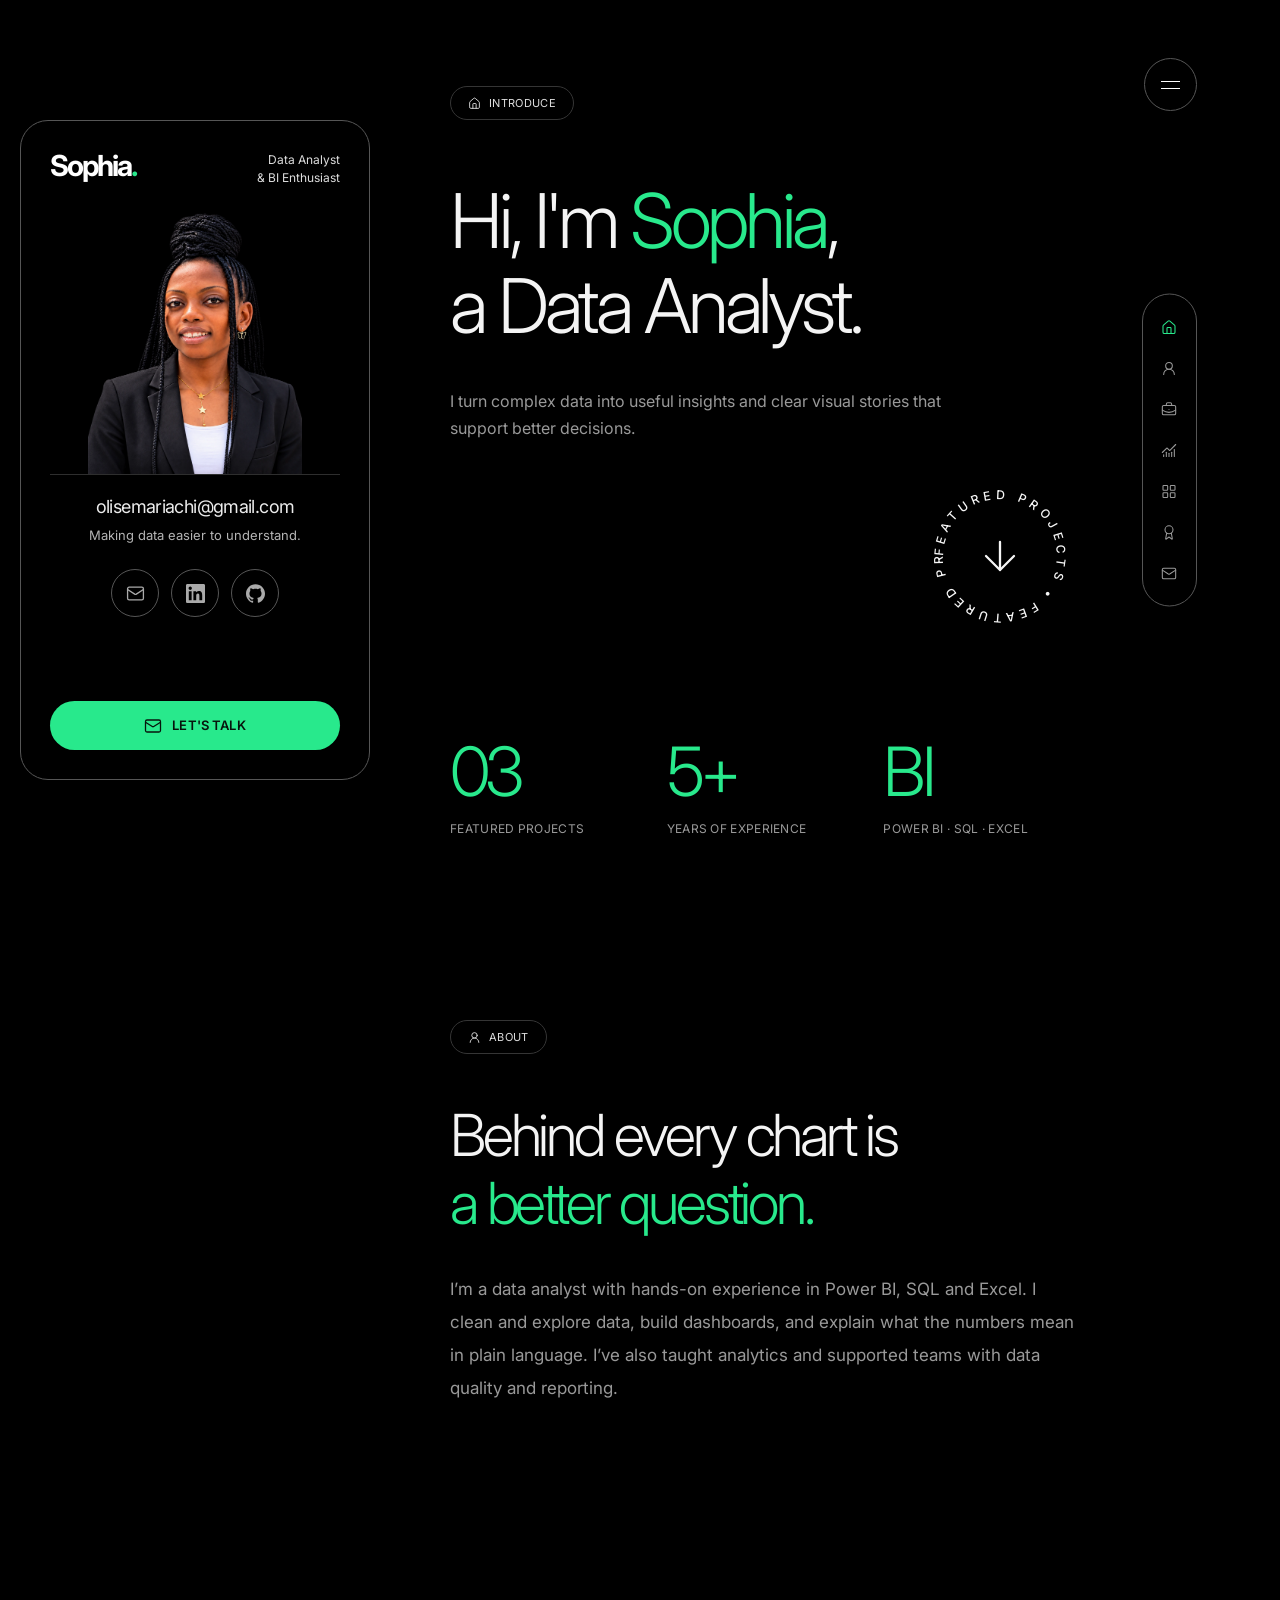
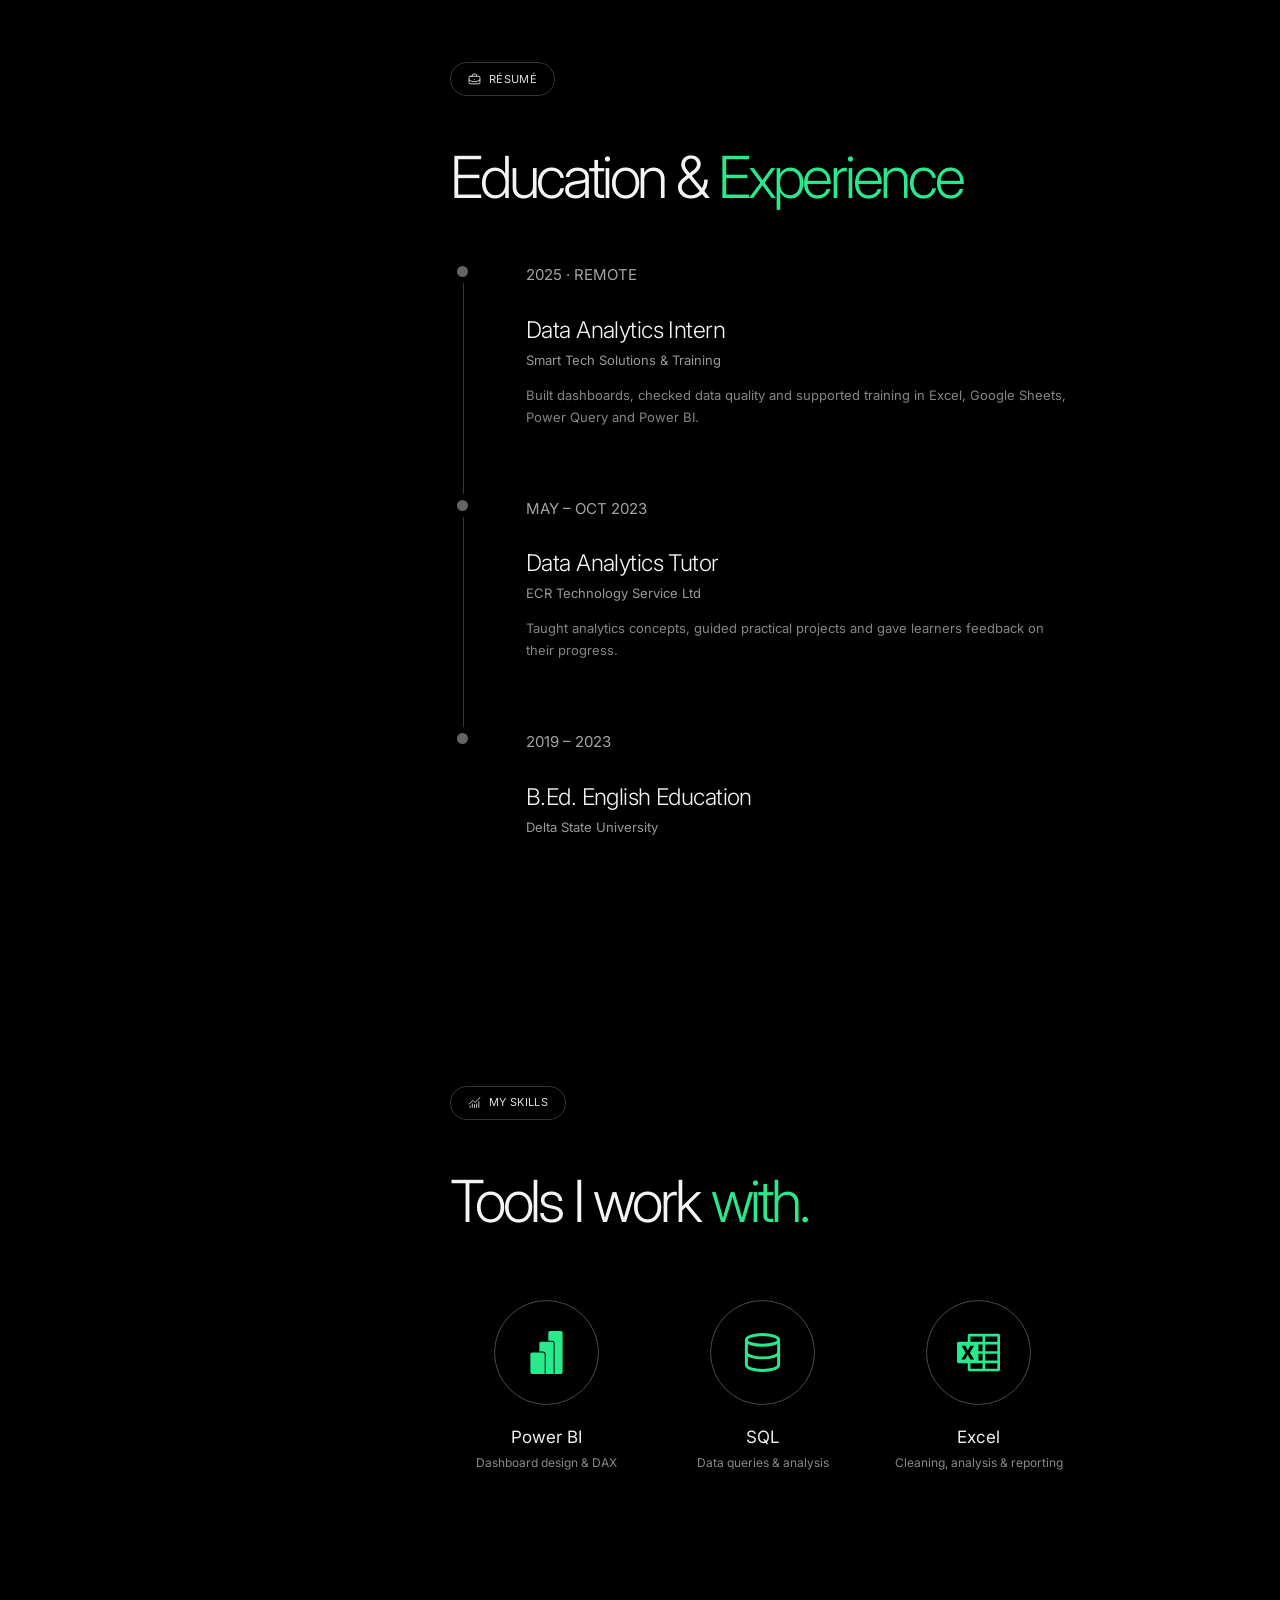
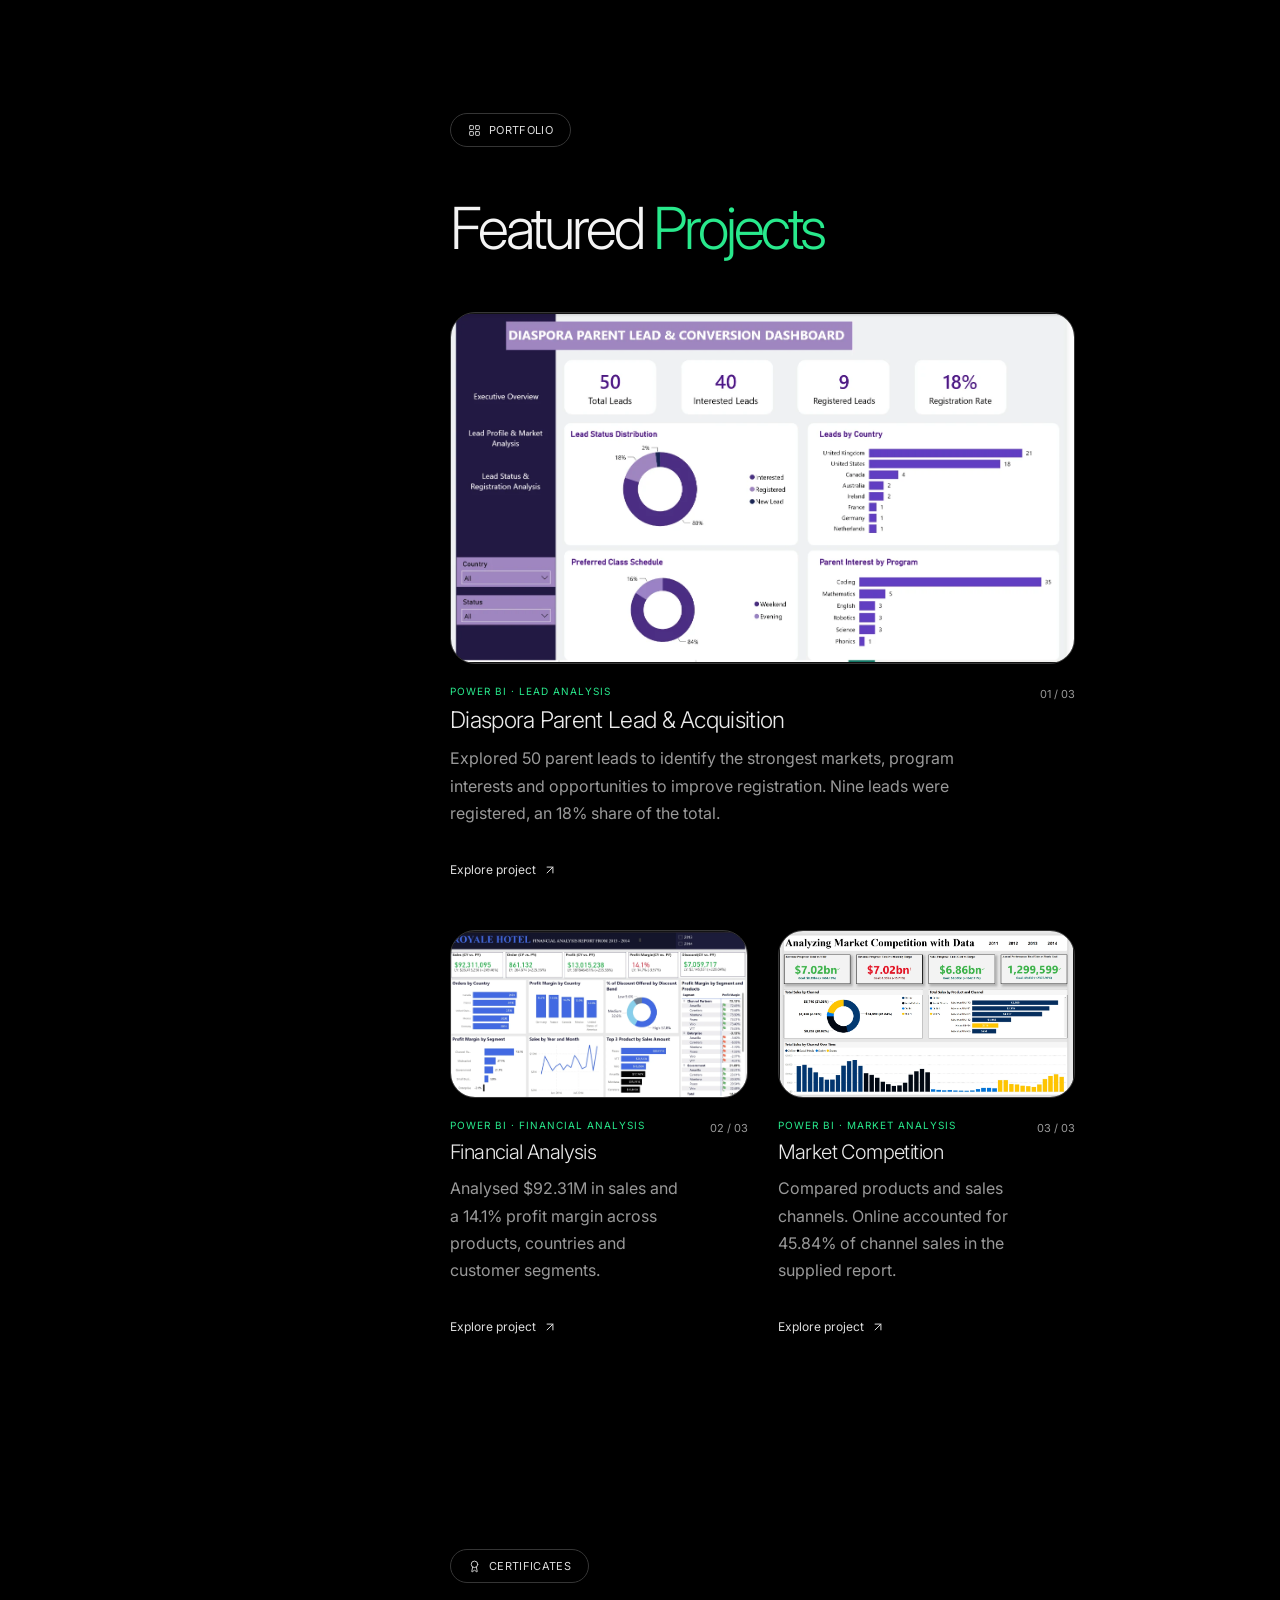
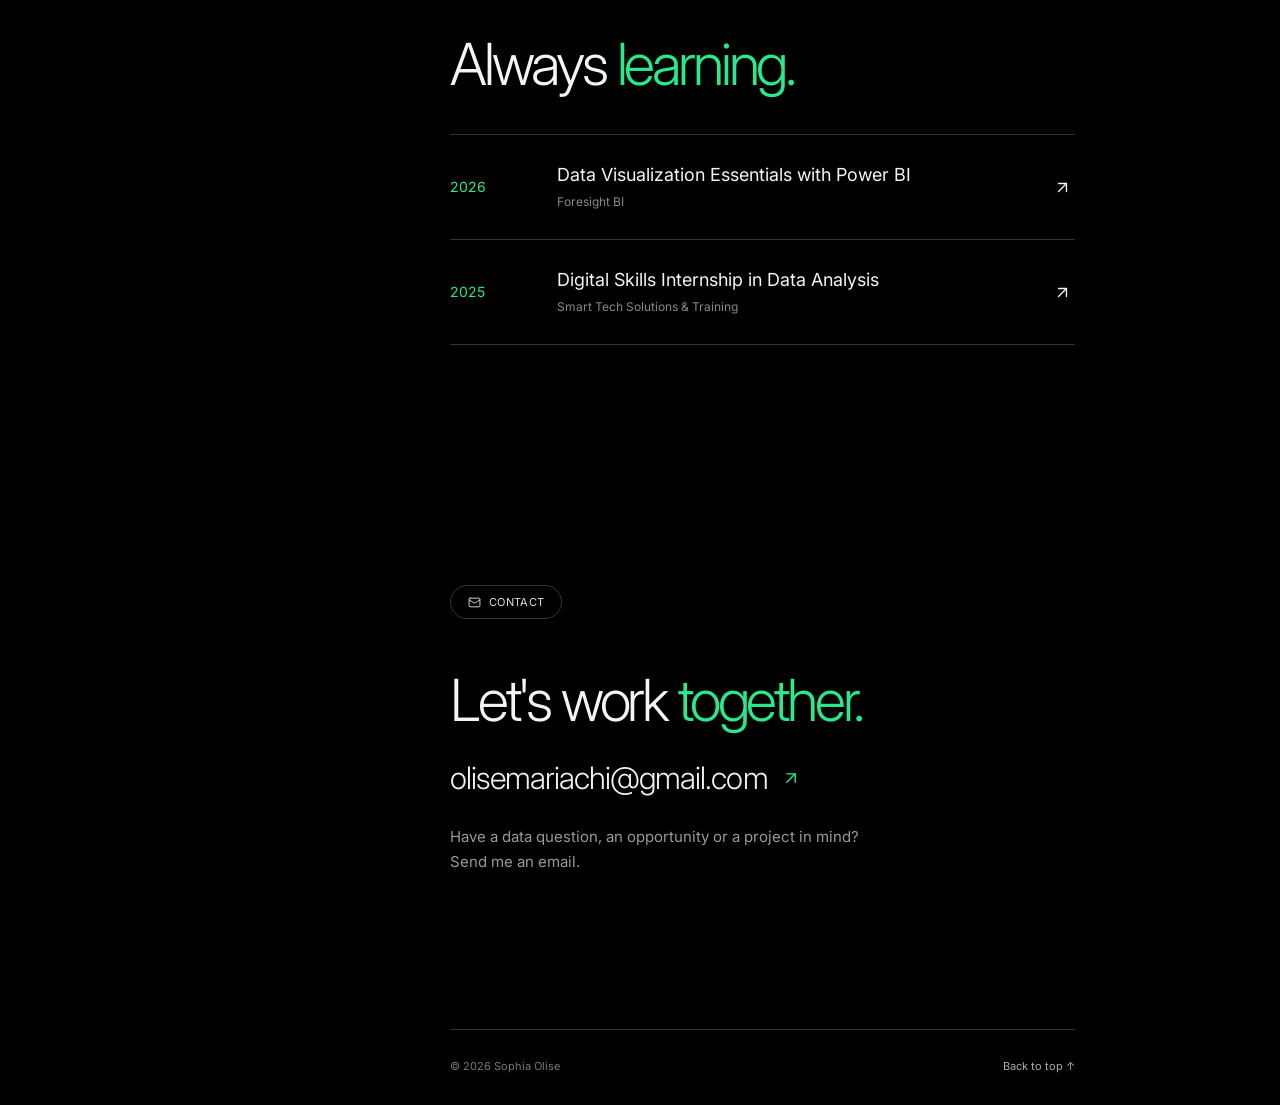
<file: index.html>
<!doctype html>
<html lang="en">
<head>
  <meta charset="utf-8">
  <meta name="viewport" content="width=device-width, initial-scale=1">
  <meta name="theme-color" content="#000000">
  <meta name="description" content="Sophia Olise is a data analyst working with Power BI, SQL and Excel to turn data into clear business insights.">
  <title>Sophia Olise — Data Analyst</title>
  <link rel="preconnect" href="https://fonts.googleapis.com">
  <link rel="preconnect" href="https://fonts.gstatic.com" crossorigin>
  <link href="https://fonts.googleapis.com/css2?family=Inter:wght@300;400;500;600;700&display=swap" rel="stylesheet">
  <link rel="stylesheet" href="styles.css">
</head>
<body>
  <!-- Small local icon set keeps the page independent of an icon CDN. -->
  <svg class="icon-sprite" aria-hidden="true" xmlns="http://www.w3.org/2000/svg">
<symbol id="icon-home" viewBox="0 0 24 24">
  <path d="M15 21v-8a1 1 0 0 0-1-1h-4a1 1 0 0 0-1 1v8" />
  <path d="M3 10a2 2 0 0 1 .709-1.528l7-6a2 2 0 0 1 2.582 0l7 6A2 2 0 0 1 21 10v9a2 2 0 0 1-2 2H5a2 2 0 0 1-2-2z" />
</symbol>
<symbol id="icon-user" viewBox="0 0 24 24">
  <circle cx="12" cy="8" r="5" />
  <path d="M20 21a8 8 0 0 0-16 0" />
</symbol>
<symbol id="icon-briefcase" viewBox="0 0 24 24">
  <path d="M12 12h.01" />
  <path d="M16 6V4a2 2 0 0 0-2-2h-4a2 2 0 0 0-2 2v2" />
  <path d="M22 13a18.15 18.15 0 0 1-20 0" />
  <rect width="20" height="14" x="2" y="6" rx="2" />
</symbol>
<symbol id="icon-skills" viewBox="0 0 24 24">
  <path d="M12 16v5" />
  <path d="M16 14.639V21" />
  <path d="M20 10.656V21" />
  <path d="m22 3-8.646 8.646a.5.5 0 0 1-.708 0L9.354 8.354a.5.5 0 0 0-.707 0L2 15" />
  <path d="M4 18.463V21" />
  <path d="M8 14.656V21" />
</symbol>
<symbol id="icon-grid" viewBox="0 0 24 24">
  <rect width="7" height="7" x="3" y="3" rx="1" />
  <rect width="7" height="7" x="14" y="3" rx="1" />
  <rect width="7" height="7" x="14" y="14" rx="1" />
  <rect width="7" height="7" x="3" y="14" rx="1" />
</symbol>
<symbol id="icon-award" viewBox="0 0 24 24">
  <path d="m15.477 12.89 1.515 8.526a.5.5 0 0 1-.81.47l-3.58-2.687a1 1 0 0 0-1.197 0l-3.586 2.686a.5.5 0 0 1-.81-.469l1.514-8.526" />
  <circle cx="12" cy="8" r="6" />
</symbol>
<symbol id="icon-mail" viewBox="0 0 24 24">
  <path d="m22 7-8.991 5.727a2 2 0 0 1-2.009 0L2 7" />
  <rect x="2" y="4" width="20" height="16" rx="2" />
</symbol>
<symbol id="icon-arrow" viewBox="0 0 24 24">
  <path d="M7 7h10v10" />
  <path d="M7 17 17 7" />
</symbol>
<symbol id="icon-down" viewBox="0 0 24 24">
  <path d="M12 5v14" />
  <path d="m19 12-7 7-7-7" />
</symbol>
<symbol id="icon-left" viewBox="0 0 24 24">
  <path d="m15 18-6-6 6-6" />
</symbol>
<symbol id="icon-right" viewBox="0 0 24 24">
  <path d="m9 18 6-6-6-6" />
</symbol>
<symbol id="icon-close" viewBox="0 0 24 24">
  <path d="M18 6 6 18" />
  <path d="m6 6 12 12" />
</symbol>
<symbol id="icon-minimize" viewBox="0 0 24 24">
  <path d="m14 10 7-7" />
  <path d="M20 10h-6V4" />
  <path d="m3 21 7-7" />
  <path d="M4 14h6v6" />
</symbol>
<symbol id="icon-chart" viewBox="0 0 24 24">
  <path d="M12 16v5" />
  <path d="M16 14.639V21" />
  <path d="M20 10.656V21" />
  <path d="m22 3-8.646 8.646a.5.5 0 0 1-.708 0L9.354 8.354a.5.5 0 0 0-.707 0L2 15" />
  <path d="M4 18.463V21" />
  <path d="M8 14.656V21" />
</symbol>
<symbol id="icon-insight" viewBox="0 0 24 24">
  <path d="M15 14c.2-1 .7-1.7 1.5-2.5 1-.9 1.5-2.2 1.5-3.5A6 6 0 0 0 6 8c0 1 .2 2.2 1.5 3.5.7.7 1.3 1.5 1.5 2.5" />
  <path d="M9 18h6" />
  <path d="M10 22h4" />
</symbol>
<symbol id="icon-file" viewBox="0 0 24 24">
  <path d="M6 22a2 2 0 0 1-2-2V4a2 2 0 0 1 2-2h8a2.4 2.4 0 0 1 1.704.706l3.588 3.588A2.4 2.4 0 0 1 20 8v12a2 2 0 0 1-2 2z" />
  <path d="M14 2v5a1 1 0 0 0 1 1h5" />
  <path d="M10 9H8" />
  <path d="M16 13H8" />
  <path d="M16 17H8" />
</symbol>
<symbol id="icon-check" viewBox="0 0 24 24">
  <circle cx="12" cy="12" r="10" />
  <path d="m16 9-5.5 5.5L8 12" />
</symbol>
<symbol id="icon-database" viewBox="0 0 24 24">
  <ellipse cx="12" cy="5" rx="9" ry="3" />
  <path d="M3 5V19A9 3 0 0 0 21 19V5" />
  <path d="M3 12A9 3 0 0 0 21 12" />
</symbol>
<symbol id="icon-powerbi" viewBox="0 0 24 24" fill="currentColor" stroke="none"><path d="M10 12a1 1 0 0 1 1 1v11H4a1 1 0 0 1-1-1V13a1 1 0 0 1 1-1h6Zm-2-.5V7a1 1 0 0 1 1-1h6a1 1 0 0 1 1 1v17h-4.5V13a1.5 1.5 0 0 0-1.5-1.5H8Zm5-6V1a1 1 0 0 1 1-1h6a1 1 0 0 1 1 1v22a1 1 0 0 1-1 1h-3.5V7A1.5 1.5 0 0 0 15 5.5h-2Z"/></symbol>
<symbol id="icon-excel" viewBox="0 0 24 24" fill="currentColor" stroke="none"><path d="M23 1.5q.41 0 .7.3.3.29.3.7v19q0 .41-.3.7-.29.3-.7.3H7q-.41 0-.7-.3-.3-.29-.3-.7V18H1q-.41 0-.7-.3-.3-.29-.3-.7V7q0-.41.3-.7Q.58 6 1 6h5V2.5q0-.41.3-.7.29-.3.7-.3zM6 13.28l1.42 2.66h2.14l-2.38-3.87 2.34-3.8H7.46l-1.3 2.4-.05.08-.04.09-.64-1.28-.66-1.29H2.59l2.27 3.82-2.48 3.85h2.16zM14.25 21v-3H7.5v3zm0-4.5v-3.75H12v3.75zm0-5.25V7.5H12v3.75zm0-5.25V3H7.5v3zm8.25 15v-3h-6.75v3zm0-4.5v-3.75h-6.75v3.75zm0-5.25V7.5h-6.75v3.75zm0-5.25V3h-6.75v3Z"/></symbol>
<symbol id="icon-linkedin" viewBox="0 0 24 24" fill="currentColor" stroke="none"><path d="M20.447 20.452h-3.554v-5.569c0-1.328-.027-3.037-1.852-3.037-1.853 0-2.136 1.445-2.136 2.939v5.667H9.351V9h3.414v1.561h.046c.477-.9 1.637-1.85 3.37-1.85 3.601 0 4.267 2.37 4.267 5.455v6.286zM5.337 7.433c-1.144 0-2.063-.926-2.063-2.065 0-1.138.92-2.063 2.063-2.063 1.14 0 2.064.925 2.064 2.063 0 1.139-.925 2.065-2.064 2.065zm1.782 13.019H3.555V9h3.564v11.452zM22.225 0H1.771C.792 0 0 .774 0 1.729v20.542C0 23.227.792 24 1.771 24h20.451C23.2 24 24 23.227 24 22.271V1.729C24 .774 23.2 0 22.222 0h.003z"/></symbol>
<symbol id="icon-github" viewBox="0 0 24 24" fill="currentColor" stroke="none"><path d="M12 .297c-6.63 0-12 5.373-12 12 0 5.303 3.438 9.8 8.205 11.385.6.113.82-.258.82-.577 0-.285-.01-1.04-.015-2.04-3.338.724-4.042-1.61-4.042-1.61C4.422 18.07 3.633 17.7 3.633 17.7c-1.087-.744.084-.729.084-.729 1.205.084 1.838 1.236 1.838 1.236 1.07 1.835 2.809 1.305 3.495.998.108-.776.417-1.305.76-1.605-2.665-.3-5.466-1.332-5.466-5.93 0-1.31.465-2.38 1.235-3.22-.135-.303-.54-1.523.105-3.176 0 0 1.005-.322 3.3 1.23.96-.267 1.98-.399 3-.405 1.02.006 2.04.138 3 .405 2.28-1.552 3.285-1.23 3.285-1.23.645 1.653.24 2.873.12 3.176.765.84 1.23 1.91 1.23 3.22 0 4.61-2.805 5.625-5.475 5.92.42.36.81 1.096.81 2.22 0 1.606-.015 2.896-.015 3.286 0 .315.21.69.825.57C20.565 22.092 24 17.592 24 12.297c0-6.627-5.373-12-12-12"/></symbol>
  </svg>

  <div class="page">
    <aside class="profile" aria-label="Sophia Olise profile">
      <div class="profile-top">
        <a href="#home" class="profile-logo" aria-label="Sophia Olise home">Sophia<span class="logo-dot">.</span></a>
        <p>Data Analyst<br>& BI Enthusiast</p>
      </div>
      <div class="profile-photo">
        <img src="assets/sophia-portrait-cutout.webp" alt="Sophia Olise" width="1128" height="1394">
      </div>
      <p class="profile-email"><a href="mailto:olisemariachi@gmail.com">olisemariachi@gmail.com</a></p>
      <p class="profile-line">Making data easier to understand.</p>
      <div class="socials" aria-label="Contact and social profiles">
        <a class="social-icon" href="mailto:olisemariachi@gmail.com" aria-label="Email Sophia" title="Email Sophia"><svg><use href="#icon-mail"/></svg></a>
        <span class="social-icon social-pending" title="LinkedIn URL to be added" aria-label="LinkedIn URL to be added"><svg><use href="#icon-linkedin"/></svg></span>
        <span class="social-icon social-pending" title="GitHub URL to be added" aria-label="GitHub URL to be added"><svg><use href="#icon-github"/></svg></span>
      </div>
      <a class="button profile-button" href="#contact"><svg><use href="#icon-mail"/></svg> LET'S TALK</a>
    </aside>

    <div class="mobile-header">
      <a href="#home" class="profile-logo">Sophia<span class="logo-dot">.</span></a>
    </div>

    <button class="menu-button" type="button" aria-label="Open menu" aria-controls="menu-panel" aria-expanded="false"><span></span><span></span></button>
    <nav class="icon-rail" aria-label="Section navigation">
      <a href="#home" aria-label="Home" class="rail-link active" data-label="Home"><svg><use href="#icon-home"/></svg></a>
      <a href="#about" aria-label="About" class="rail-link" data-label="About"><svg><use href="#icon-user"/></svg></a>
      <a href="#resume" aria-label="Experience and education" class="rail-link" data-label="Résumé"><svg><use href="#icon-briefcase"/></svg></a>
      <a href="#skills" aria-label="Skills" class="rail-link" data-label="Skills"><svg><use href="#icon-skills"/></svg></a>
      <a href="#projects" aria-label="Projects" class="rail-link" data-label="Projects"><svg><use href="#icon-grid"/></svg></a>
      <a href="#certificates" aria-label="Certificates" class="rail-link" data-label="Certificates"><svg><use href="#icon-award"/></svg></a>
      <a href="#contact" aria-label="Contact" class="rail-link" data-label="Contact"><svg><use href="#icon-mail"/></svg></a>
    </nav>
    <nav class="menu-panel" id="menu-panel" aria-label="Full menu" inert>
      <p>MENU</p>
      <a href="#home">Home</a>
      <a href="#about">About</a>
      <a href="#resume">Experience & education</a>
      <a href="#skills">Skills</a>
      <a href="#projects">Projects</a>
      <a href="#certificates">Certificates</a>
      <a href="#contact">Contact</a>
    </nav>

    <main>
      <section class="section intro" id="home">
        <span class="section-label"><svg><use href="#icon-home"/></svg> INTRODUCE</span>
        <h1>Hi, I'm <em>Sophia</em>,<br>a Data Analyst.</h1>
        <p class="intro-copy">I turn complex data into useful insights and clear visual stories that support better decisions.</p>
        <div class="mobile-portrait" aria-label="Sophia Olise portrait">
          <img src="assets/sophia-portrait-cutout.webp" alt="Sophia Olise" width="1128" height="1394">
        </div>
        <a class="round-project-link" href="#projects" aria-label="Explore featured projects">
          <svg class="round-words" viewBox="0 0 160 160" aria-hidden="true"><defs><path id="circle-text" d="M80 80m-61 0a61 61 0 1 1 122 0a61 61 0 1 1-122 0"/></defs><text><textPath href="#circle-text">FEATURED PROJECTS • FEATURED PROJECTS • </textPath></text></svg>
          <span aria-hidden="true"><svg class="icon"><use href="#icon-down"/></svg></span>
        </a>
        <div class="intro-facts">
          <div><strong id="project-total">03</strong><span>FEATURED PROJECTS</span></div>
          <div><strong id="experience-years">5+</strong><span>YEARS OF EXPERIENCE</span></div>
          <div><strong>BI</strong><span>POWER BI · SQL · EXCEL</span></div>
        </div>
      </section>

      <section class="section about" id="about">
        <span class="section-label"><svg><use href="#icon-user"/></svg> ABOUT</span>
        <div class="reveal">
          <h2>Behind every chart is<br><em>a better question.</em></h2>
          <p>I’m a data analyst with hands-on experience in Power BI, SQL and Excel. I clean and explore data, build dashboards, and explain what the numbers mean in plain language. I’ve also taught analytics and supported teams with data quality and reporting.</p>
        </div>
      </section>

      <section class="section resume" id="resume">
        <span class="section-label"><svg><use href="#icon-briefcase"/></svg> RÉSUMÉ</span>
        <h2 class="reveal">Education & <em>Experience</em></h2>
        <div class="timeline"><span class="timeline-fill" aria-hidden="true"></span>
          <article class="timeline-item reveal">
            <p class="timeline-date">2025 · REMOTE</p>
            <h3>Data Analytics Intern</h3>
            <p class="timeline-place">Smart Tech Solutions & Training</p>
            <p class="timeline-detail">Built dashboards, checked data quality and supported training in Excel, Google Sheets, Power Query and Power BI.</p>
          </article>
          <article class="timeline-item reveal">
            <p class="timeline-date">MAY – OCT 2023</p>
            <h3>Data Analytics Tutor</h3>
            <p class="timeline-place">ECR Technology Service Ltd</p>
            <p class="timeline-detail">Taught analytics concepts, guided practical projects and gave learners feedback on their progress.</p>
          </article>
          <article class="timeline-item reveal">
            <p class="timeline-date">2019 – 2023</p>
            <h3>B.Ed. English Education</h3>
            <p class="timeline-place">Delta State University</p>
          </article>
        </div>
      </section>

      <section class="section skills" id="skills">
        <span class="section-label"><svg><use href="#icon-skills"/></svg> MY SKILLS</span>
        <h2 class="reveal">Tools I work <em>with.</em></h2>
        <div class="skill-grid">
          <div class="skill-item reveal"><span class="skill-mark"><svg class="tool-icon tool-powerbi" aria-hidden="true"><use href="#icon-powerbi"/></svg></span><h3>Power BI</h3><p>Dashboard design & DAX</p></div>
          <div class="skill-item reveal"><span class="skill-mark"><svg class="tool-icon tool-database" aria-hidden="true"><use href="#icon-database"/></svg></span><h3>SQL</h3><p>Data queries & analysis</p></div>
          <div class="skill-item reveal"><span class="skill-mark"><svg class="tool-icon tool-excel" aria-hidden="true"><use href="#icon-excel"/></svg></span><h3>Excel</h3><p>Cleaning, analysis & reporting</p></div>
        </div>
      </section>

      <section class="section projects" id="projects">
        <span class="section-label"><svg><use href="#icon-grid"/></svg> PORTFOLIO</span>
        <h2 class="reveal">Featured <em>Projects</em></h2>
        <div class="projects-list">
          <article class="project reveal">
            <a class="project-image" href="#project/diaspora-parent-leads" data-project="diaspora-parent-leads" aria-label="View diaspora parent dashboard">
              <img src="assets/diaspora-dashboard.webp" alt="Diaspora parent leads and registration dashboard" loading="lazy">
              <span class="project-arrow" aria-hidden="true"><svg><use href="#icon-arrow"/></svg></span>
            </a>
            <div class="project-bottom"><div><p class="project-category">POWER BI · LEAD ANALYSIS</p><h3>Diaspora Parent Lead & Acquisition</h3><p>Explored 50 parent leads to identify the strongest markets, program interests and opportunities to improve registration. Nine leads were registered, an 18% share of the total.</p></div><span class="project-count">01 / 03</span></div>
          </article>

            <article class="project reveal">
              <a class="project-image" href="#project/financial-analysis" data-project="financial-analysis" aria-label="View financial analysis dashboard">
                <img src="assets/financial-analysis-dashboard.webp" alt="Sales, orders, profit and discounts dashboard" loading="lazy">
                <span class="project-arrow" aria-hidden="true"><svg><use href="#icon-arrow"/></svg></span>
              </a>
              <div class="project-bottom"><div><p class="project-category">POWER BI · FINANCIAL ANALYSIS</p><h3>Sales & Profitability</h3><p>Analysed $92.31M in sales and a 14.1% profit margin across products, countries and customer segments.</p></div><span class="project-count">02 / 03</span></div>
            </article>
            <article class="project reveal">
              <a class="project-image" href="#project/market-competition" data-project="market-competition" aria-label="View market competition dashboard">
                <img src="assets/market-competition-dashboard.webp" alt="Market competition by product, channel and time" loading="lazy">
                <span class="project-arrow" aria-hidden="true"><svg><use href="#icon-arrow"/></svg></span>
              </a>
              <div class="project-bottom"><div><p class="project-category">POWER BI · MARKET ANALYSIS</p><h3>Market Competition</h3><p>Compared products and sales channels. Online accounted for 45.84% of channel sales in the supplied report.</p></div><span class="project-count">03 / 03</span></div>
            </article>
        </div>
      </section>

      <section class="section certificates" id="certificates">
        <span class="section-label"><svg><use href="#icon-award"/></svg> CERTIFICATES</span>
        <h2 class="reveal">Always <em>learning.</em></h2>
        <div class="certificate-list">
          <a class="certificate reveal" href="assets/powerbi-certificate.webp" data-certificate="assets/powerbi-certificate.webp"><span class="certificate-year">2026</span><span><strong>Data Visualization Essentials with Power BI</strong><small>Foresight BI</small></span><svg><use href="#icon-arrow"/></svg></a>
          <a class="certificate reveal" href="assets/smart-tech-internship-certificate.webp" data-certificate="assets/smart-tech-internship-certificate.webp"><span class="certificate-year">2025</span><span><strong>Digital Skills Internship in Data Analysis</strong><small>Smart Tech Solutions & Training</small></span><svg><use href="#icon-arrow"/></svg></a>
        </div>
      </section>

      <section class="section contact" id="contact">
        <span class="section-label"><svg><use href="#icon-mail"/></svg> CONTACT</span>
        <h2 class="reveal">Let's work <em>together.</em></h2>
        <a class="contact-email" href="mailto:olisemariachi@gmail.com">olisemariachi@gmail.com <svg><use href="#icon-arrow"/></svg></a>
        <p>Have a data question, an opportunity or a project in mind? Send me an email.</p>
        <footer><span>© <span id="year"></span> Sophia Olise</span><a href="#home">Back to top ↑</a></footer>
      </section>
    </main>
  </div>
  <dialog class="project-viewer" id="project-viewer" aria-labelledby="viewer-title">
    <header class="viewer-header"><span>PROJECT / DETAILS</span><button type="button" class="icon-button viewer-close" aria-label="Close viewer"><svg class="icon"><use href="#icon-close"/></svg></button></header>
    <div class="viewer-content" id="viewer-content"></div>
  </dialog>
  <script src="content.js"></script>
  <script src="content-loader.js"></script>
  <script src="script.js"></script>
  <script src="project-viewer.js"></script>
</body>
</html>
</file>
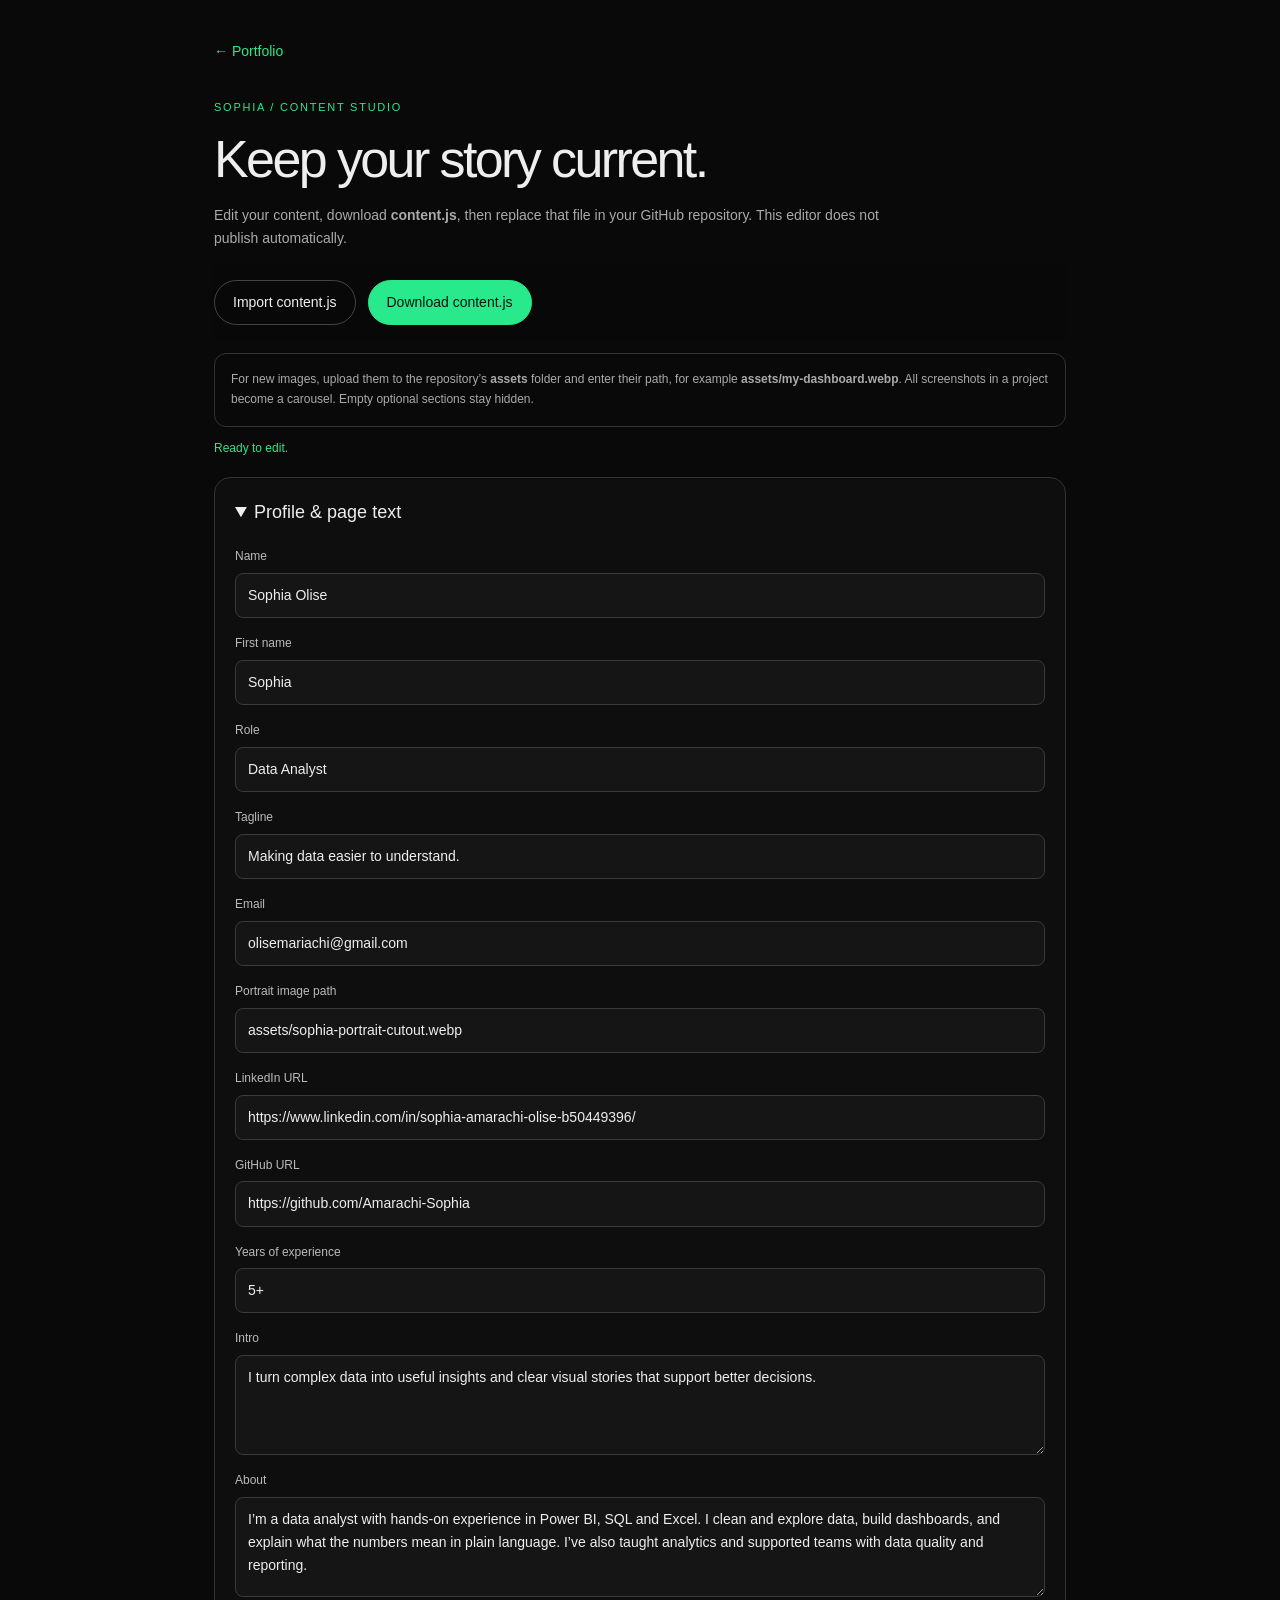
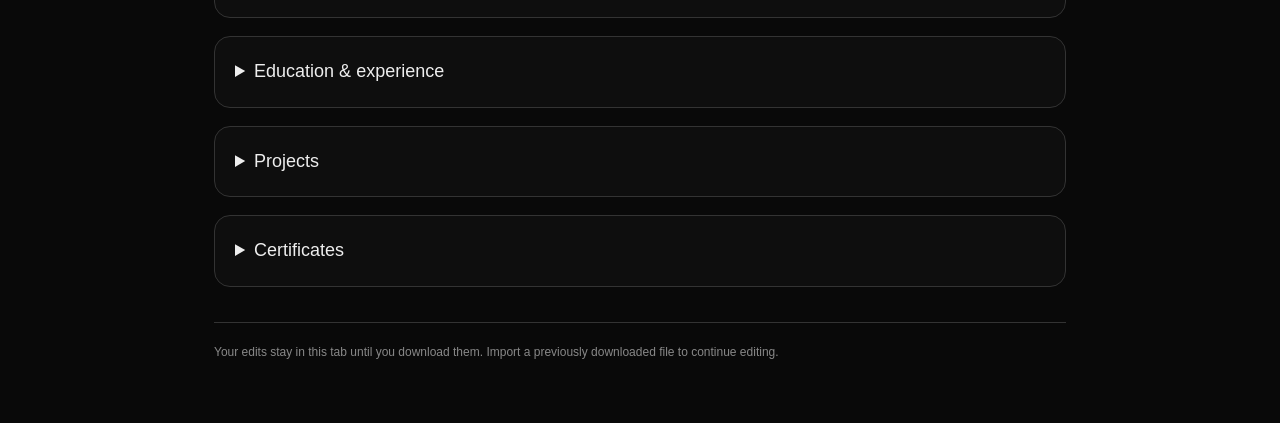
<file: editor/index.html>
<!doctype html>
<html lang="en"><head><meta charset="utf-8"><meta name="viewport" content="width=device-width, initial-scale=1"><meta name="robots" content="noindex"><title>Portfolio content editor</title><link rel="stylesheet" href="editor.css"></head>
<body><main><header><a href="../">← Portfolio</a><p class="eyebrow">SOPHIA / CONTENT STUDIO</p><h1>Keep your story current.</h1><p>Edit your content, download <strong>content.js</strong>, then replace that file in your GitHub repository. This editor does not publish automatically.</p></header>
<div class="toolbar"><label class="import">Import content.js<input id="import" type="file" accept=".js,.json,application/json,text/javascript"></label><button type="button" id="export">Download content.js</button></div>
<p class="notice">For new images, upload them to the repository’s <strong>assets</strong> folder and enter their path, for example <strong>assets/my-dashboard.webp</strong>. All screenshots in a project become a carousel. Empty optional sections stay hidden.</p>
<p id="status" role="status">Loading portfolio content…</p><form id="editor" novalidate></form>
<footer>Your edits stay in this tab until you download them. Import a previously downloaded file to continue editing.</footer></main><script src="../content.js"></script><script src="editor.js"></script></body></html>
</file>
<file: styles.css>
:root {
  --bg: #000;
  --text: #f4f4f4;
  --muted: #999;
  --quiet: #777;
  --border: #565656;
  --green: #28e98c;
  --font: "Inter", Arial, sans-serif;
}

* { box-sizing: border-box; }
html { scroll-behavior: smooth; }
body { margin: 0; background: var(--bg); color: var(--text); font: 400 16px/1.7 var(--font); -webkit-font-smoothing: antialiased; }
body.menu-open, body.viewer-open { overflow: hidden; }
html { scrollbar-gutter: stable; }
.icon { width: 20px; height: 20px; fill: none; stroke: currentColor; stroke-width: 1.7; stroke-linecap: round; stroke-linejoin: round; }
.sr-only { position: absolute; width: 1px; height: 1px; overflow: hidden; clip-path: inset(50%); }
[hidden] { display: none !important; }
a { color: inherit; text-decoration: none; }
button { font: inherit; }
img, svg { display: block; }
::selection { color: #000; background: var(--green); }
:focus-visible { outline: 2px solid var(--green); outline-offset: 4px; }
.icon-sprite { position: absolute; width: 0; height: 0; overflow: hidden; }
.page { max-width: 1510px; margin: auto; padding: 0 190px 0 20px; display: grid; grid-template-columns: 350px minmax(0, 1fr); column-gap: 80px; align-items: start; }
main { min-width: 0; }
.section { min-height: 530px; padding: 120px 0; scroll-margin-top: 15px; }
.section-label { display: inline-flex; align-items: center; gap: 8px; min-height: 34px; padding: 0 17px; border: 1px solid #353535; border-radius: 999px; color: #ddd; font-size: 11px; line-height: 1; letter-spacing: .03em; }
.section-label svg { width: 13px; height: 13px; fill: none; stroke: currentColor; stroke-width: 1.7; stroke-linecap: round; stroke-linejoin: round; }
h1, h2, h3, p { margin-top: 0; }
h1, h2 { font-weight: 300; letter-spacing: -.055em; }
h2 { margin: 48px 0 35px; font-size: clamp(44px, 4.8vw, 58px); line-height: 1.17; }
h1 em, h2 em { color: var(--green); font-style: normal; }
p { color: var(--muted); }

/* Profile stays in view on desktop, as in the reference. */
.profile { position: sticky; top: clamp(22px, calc((100vh - 660px) / 2), 138px); min-width: 0; height: 660px; padding: 28px 29px 29px; border: 1px solid var(--border); border-radius: 28px; display: flex; flex-direction: column; align-items: center; text-align: center; background: #000; }
.profile-top { width: 100%; display: flex; justify-content: space-between; align-items: start; text-align: left; }
.profile-logo { color: #fff; font-size: 29px; font-weight: 700; line-height: 1.15; letter-spacing: -.07em; }
.logo-dot { color: var(--green); }
.profile-top p { margin: 0; padding-top: 2px; color: #ddd; font-size: 12px; line-height: 1.5; text-align: right; }
.profile-photo { width: 100%; height: 265px; margin: 23px 0 12px; overflow: hidden; display: flex; justify-content: center; align-items: end; border-bottom: 1px solid #2e2e2e; }
.profile-photo img { width: auto; height: 100%; max-width: 100%; object-fit: contain; object-position: center bottom; }
.profile-email { max-width: 100%; margin: 7px 0 0; color: #ececec; font-size: 18px; line-height: 1.4; letter-spacing: -.035em; overflow-wrap: anywhere; }
.profile-email a:hover { color: var(--green); }
.profile-line { margin: 5px 0 23px; color: #b4b4b4; font-size: 13px; }
.socials { display: flex; justify-content: center; gap: 12px; margin-bottom: 25px; }
.social-icon { width: 48px; height: 48px; display: grid; place-items: center; border: 1px solid var(--border); border-radius: 50%; color: #aaa; transition: border-color .2s, color .2s, transform .2s; }
.social-icon svg { width: 19px; height: 19px; fill: none; stroke: currentColor; stroke-width: 1.65; stroke-linecap: round; stroke-linejoin: round; }
a.social-icon:hover { color: var(--green); border-color: var(--green); transform: translateY(-2px); }
.social-pending { cursor: default; }
.button { display: inline-flex; align-items: center; justify-content: center; gap: 10px; min-height: 49px; padding: 0 22px; background: var(--green); color: #07140c; border-radius: 999px; font-size: 13px; font-weight: 600; letter-spacing: .01em; transition: background .2s, transform .2s; }
.button:hover { background: #58f0a8; transform: translateY(-2px); }
.button svg { width: 18px; height: 18px; fill: none; stroke: currentColor; stroke-width: 1.7; }
.profile-button { width: 100%; margin-top: auto; }
.mobile-header { display: none; }

/* Navigation rail and readable full menu. */
.menu-button { position: fixed; z-index: 60; top: 58px; right: clamp(28px, 6.5vw, 100px); width: 53px; height: 53px; padding: 0; display: grid; place-content: center; gap: 6px; border: 1px solid var(--border); border-radius: 50%; background: #000; color: #fff; cursor: pointer; }
.menu-button span { width: 19px; height: 1px; background: currentColor; transition: transform .25s; }
.menu-button[aria-expanded="true"] span:first-child { transform: translateY(3.5px) rotate(45deg); }
.menu-button[aria-expanded="true"] span:last-child { transform: translateY(-3.5px) rotate(-45deg); }
.icon-rail { position: fixed; z-index: 30; top: 50%; right: clamp(27px, 6.5vw, 100px); width: 55px; padding: 18px 0; display: flex; flex-direction: column; gap: 12px; align-items: center; transform: translateY(-50%); border: 1px solid var(--border); border-radius: 99px; background: #000; }
.rail-link { position: relative; width: 34px; height: 29px; display: grid; place-items: center; color: #999; transition: color .2s; }
.rail-link:hover, .rail-link.active { color: var(--green); }
.rail-link svg { width: 16px; height: 16px; fill: none; stroke: currentColor; stroke-width: 1.6; stroke-linecap: round; stroke-linejoin: round; }
.rail-link::before { content: attr(data-label); position: absolute; top: 50%; right: 43px; padding: 5px 9px; border-radius: 5px; background: #353535; color: #eee; font-size: 10px; white-space: nowrap; opacity: 0; visibility: hidden; transform: translate(4px, -50%); transition: opacity .15s, transform .15s, visibility .15s; }
.rail-link:hover::before, .rail-link:focus-visible::before { opacity: 1; visibility: visible; transform: translate(0, -50%); }
.menu-panel { overflow-y: auto; overscroll-behavior: contain; position: fixed; z-index: 50; inset: 0; padding: max(14vh, 100px) max(9vw, 35px); display: flex; flex-direction: column; align-items: flex-end; gap: 9px; background: rgba(15,15,15,.98); opacity: 0; visibility: hidden; pointer-events: none; transition: opacity .28s, visibility .28s; }
.menu-panel.open { opacity: 1; visibility: visible; pointer-events: auto; }
.menu-panel p { margin: 0 0 20px; color: var(--muted); font-size: 11px; letter-spacing: .15em; }
.menu-panel a { color: #e8e8e8; font-size: clamp(22px, 3vw, 34px); font-weight: 300; line-height: 1.45; transition: color .2s; }
.menu-panel a:hover, .menu-panel a:focus-visible { color: var(--green); }

/* Introduction. */
.intro { min-height: min(960px, 100vh); padding-top: 86px; padding-bottom: 62px; display: flex; flex-direction: column; align-items: flex-start; }
.intro h1 { width: min(100%, 850px); margin: 58px 0 39px; font-size: clamp(56px, 5.9vw, 80px); line-height: 1.13; }
.intro-copy { max-width: 520px; margin-bottom: 0; font-size: 16px; line-height: 1.72; }
.mobile-portrait { display: none; }
.round-project-link { position: relative; width: 150px; height: 150px; margin: 38px 0 0 auto; display: grid; place-items: center; color: #f5f5f5; border-radius: 50%; }
.round-project-link .round-words { position: absolute; inset: 0; width: 100%; height: 100%; fill: currentColor; animation: spin 22s linear infinite; }
.round-words text { font-size: 13px; letter-spacing: 4.8px; font-weight: 500; }
.round-project-link span { transition: transform .3s ease, color .3s ease; }
.round-project-link span svg { width: 48px; height: 48px; stroke-width: 1.15; }
.round-project-link:hover .round-words { animation-play-state: paused; color: var(--green); }
.round-project-link:hover span { transform: translateY(7px); color: var(--green); }
@keyframes spin { to { transform: rotate(360deg); } }
.intro-facts { width: 100%; margin-top: auto; display: grid; grid-template-columns: repeat(3, minmax(0, 1fr)); gap: 25px; }
.intro-facts div { display: flex; flex-direction: column; gap: 14px; }
.intro-facts strong { color: var(--green); font-size: 68px; font-weight: 300; line-height: 1; letter-spacing: -.07em; }
.intro-facts span { max-width: 170px; color: #999; font-size: 12px; line-height: 1.6; letter-spacing: .025em; }

/* Section content. */
.about { min-height: 620px; }
.about p { max-width: 700px; font-size: 17px; line-height: 1.95; }
.resume { min-height: 870px; }
.resume h2 { margin-bottom: 50px; }
.timeline { position: relative; margin-left: 13px; --timeline-progress: 0; --track-height: 0px; }
.timeline::before, .timeline-fill { content: ""; position: absolute; left: 0; top: 9px; width: 1px; height: var(--track-height); background: #363636; }
.timeline-fill { z-index: 1; width: 2px; background: var(--green); transform: scaleY(var(--timeline-progress)); transform-origin: top; }
.timeline-item { position: relative; padding: 0 0 68px 63px; }
.timeline-item::before { content: ""; position: absolute; top: 4px; left: -6px; width: 11px; height: 11px; border-radius: 50%; z-index: 2; background: #646464; box-shadow: 0 0 0 6px var(--bg); transition: background .3s, box-shadow .3s; }
.timeline-item:hover::before, .timeline-item.is-reached::before { background: var(--green); box-shadow: 0 0 0 6px var(--bg), 0 0 18px #28e98c35; }
.timeline-item.is-reached .timeline-date { color: var(--green); }
.timeline-item:last-child { padding-bottom: 8px; }
.timeline-date { margin: 0 0 28px; color: #a4a4a4; font-size: 15px; }
.timeline-item h3 { margin: 0 0 3px; font-size: 23px; font-weight: 300; line-height: 1.3; letter-spacing: -.025em; }
.timeline-place { margin: 0; color: #999; font-size: 13px; }
.timeline-detail { max-width: 590px; margin: 13px 0 0; color: #858585; font-size: 13px; line-height: 1.7; }
.skills { min-height: 570px; }
.skill-grid { display: grid; grid-template-columns: repeat(3, 1fr); gap: 23px; max-width: 720px; margin-top: 64px; }
.skill-item { min-width: 0; text-align: center; }
.skill-mark { width: 105px; height: 105px; margin: 0 auto 18px; display: grid; place-items: center; border: 1px solid #4b4b4b; border-radius: 50%; color: var(--green); font-size: 43px; font-weight: 300; transition: border-color .2s, transform .2s; }
.tool-icon { width: 43px; height: 43px; fill: none; stroke: currentColor; stroke-width: 1.65; stroke-linecap: round; stroke-linejoin: round; }
.tool-powerbi, .tool-excel { fill: currentColor; stroke: none; }
.skill-item:hover .skill-mark { border-color: var(--green); transform: translateY(-3px); }
.skill-item h3 { margin: 0; color: #eee; font-size: 17px; font-weight: 400; }
.skill-item p { margin: 1px 0 0; color: #888; font-size: 12px; }

/* Let the dashboard images be the visual focus. */
.projects { padding-bottom: 90px; }
.projects h2 { margin-bottom: 49px; }
.projects-list { display: grid; grid-template-columns: repeat(2, minmax(0, 1fr)); gap: 48px 30px; }
.projects-list > .project:first-child { grid-column: 1 / -1; }
.projects-list > .project:not(:first-child) h3 { font-size: 20px; }
.project-details-link { display: inline-flex; align-items: center; gap: 7px; margin-top: 17px; color: #ddd; font-size: 12px; }
.project-details-link .icon { width: 14px; height: 14px; }
.project-details-link:hover, .project-bottom h3 a:hover { color: var(--green); }
.project { min-width: 0; }
.project-image { position: relative; display: block; overflow: hidden; border: 1px solid #373737; border-radius: 25px; background: #131313; }
.project-image img { width: 100%; height: auto; aspect-ratio: 16 / 9; object-fit: contain; object-position: center; transition: transform .45s ease; }
.project-image:hover img { transform: scale(1.025); }
.project-arrow { position: absolute; top: 18px; right: 18px; width: 41px; height: 41px; display: grid; place-items: center; border-radius: 50%; background: var(--green); color: #07140c; opacity: 0; transform: translateY(5px); transition: opacity .2s, transform .2s; }
.project-image:hover .project-arrow, .project-image:focus-visible .project-arrow { opacity: 1; transform: translateY(0); }
.project-arrow svg { width: 18px; height: 18px; fill: none; stroke: currentColor; stroke-width: 1.8; }
.project-bottom { display: flex; justify-content: space-between; align-items: start; gap: 24px; padding: 19px 0 0; }
.project-category { margin: 0 0 5px; color: var(--green); font-size: 10px; letter-spacing: .1em; }
.project-bottom h3 { margin: 0 0 9px; color: #eaeaea; font-size: 23px; font-weight: 300; line-height: 1.35; letter-spacing: -.03em; }
.project-bottom p:last-child { max-width: 610px; margin: 0; color: #999; font-size: 13px; line-height: 1.75; }
.project-count { padding-top: 2px; color: #999; font-size: 11px; white-space: nowrap; }

.certificates { min-height: 530px; }
.certificate-list { border-top: 1px solid #333; }
.certificate { display: grid; grid-template-columns: 85px minmax(0, 1fr) 22px; gap: 22px; align-items: center; min-height: 105px; padding: 18px 0; border-bottom: 1px solid #333; transition: color .2s; }
.certificate:hover { color: var(--green); }
.certificate-year { color: var(--green); font-size: 14px; }
.certificate strong, .certificate small { display: block; }
.certificate strong { font-size: 18px; font-weight: 400; line-height: 1.4; }
.certificate small { margin-top: 4px; color: #888; font-size: 12px; }
.certificate svg { width: 19px; height: 19px; fill: none; stroke: currentColor; stroke-width: 1.7; }
.contact { min-height: 640px; padding-bottom: 30px; display: flex; flex-direction: column; align-items: flex-start; }
.contact h2 { margin-bottom: 17px; }
.contact-email { display: inline-flex; align-items: center; gap: 13px; max-width: 100%; color: #f0f0f0; font-size: clamp(22px, 3vw, 31px); font-weight: 300; letter-spacing: -.03em; overflow-wrap: anywhere; }
.contact-email:hover { color: var(--green); }
.contact-email svg { flex: 0 0 20px; width: 20px; height: 20px; fill: none; stroke: var(--green); stroke-width: 1.7; }
.contact > p { margin-top: 19px; max-width: 440px; font-size: 15px; }
footer { width: 100%; margin-top: auto; padding-top: 27px; display: flex; justify-content: space-between; gap: 18px; border-top: 1px solid #333; color: #777; font-size: 11px; }
footer a { color: #aaa; }
footer a:hover { color: var(--green); }

/* The page stays readable if scripting is unavailable. */
.js .reveal { opacity: 0; transform: translateY(20px); transition: opacity .7s ease, transform .7s cubic-bezier(.2,.65,.3,1); transition-delay: var(--reveal-delay, 0ms); }
.intro h1, .intro-copy { animation: intro-in .8s cubic-bezier(.2,.65,.3,1) both; }
.intro-copy { animation-delay: .12s; }
@keyframes intro-in { from { opacity: 0; transform: translateY(16px); } to { opacity: 1; transform: none; } }
@media (hover: none) { .project-arrow { opacity: 1; transform: none; width: 34px; height: 34px; top: 12px; right: 12px; } }
.js .reveal.is-visible { opacity: 1; transform: translateY(0); }

@media (max-width: 1190px) {
  .page { grid-template-columns: 300px minmax(0, 1fr); gap: 44px; padding-right: 90px; }
  .profile { width: 300px; height: 635px; padding: 23px; }
  .profile-logo { font-size: 25px; }
  .profile-photo { height: 248px; margin-top: 20px; }
  .profile-email { font-size: 16px; }
  .icon-rail { right: 22px; }
  .menu-button { right: 23px; }
  .intro h1 { font-size: clamp(50px, 5.5vw, 68px); }
  .round-project-link { width: 124px; height: 124px; }
  .round-project-link span { font-size: 56px; }
}
@media (max-height: 760px) and (min-width: 921px) {
  .profile { top: 18px; height: calc(100vh - 36px); min-height: 580px; }
  .profile-photo { height: min(32vh, 230px); }
  .profile-line { margin-bottom: 15px; }
  .socials { margin-bottom: 16px; }
}
@media (max-width: 920px) {
  html { scrollbar-gutter: auto; }
  .page { display: block; max-width: 700px; padding: 0 24px; }
  .profile, .icon-rail { display: none; }
  .mobile-header { position: sticky; z-index: 40; top: 0; height: 66px; margin: 0 -24px; padding: 0 24px; display: flex; align-items: center; background: rgba(0,0,0,.95); border-bottom: 1px solid #202020; }
  .mobile-header .profile-logo { font-size: 24px; }
  .menu-button { top: 12px; right: max(23px, calc((100vw - 700px) / 2 + 24px)); width: 42px; height: 42px; }
  .menu-panel { padding: 112px 30px 40px; align-items: flex-start; }
  .menu-panel a { font-size: 26px; }
  .section { min-height: 0; padding: 92px 0; scroll-margin-top: 64px; }
  .intro { min-height: 0; padding: 70px 0 90px; }
  .intro h1 { margin: 44px 0 23px; font-size: clamp(49px, 9vw, 72px); line-height: 1.13; }
  .intro-copy { max-width: 520px; font-size: 16px; }
  .mobile-portrait { height: 370px; margin: 26px auto 0; display: flex; justify-content: center; align-items: end; overflow: hidden; border-bottom: 1px solid #2e2e2e; }
  .mobile-portrait img { width: auto; height: 100%; max-width: 100%; object-fit: contain; object-position: center bottom; }
  .round-project-link { width: 112px; height: 112px; margin: 14px 0 0 auto; }
  .round-project-link span { font-size: 49px; }
  .intro-facts { margin-top: 24px; gap: 20px; }
  .intro-facts strong { font-size: 54px; }
  .intro-facts span { font-size: 10px; }
  .about p { font-size: 16px; }
}
@media (max-width: 620px) {
  .page { padding: 0 20px; }
  .mobile-header { margin: 0 -20px; padding: 0 20px; }
  .menu-button { right: 20px; }
  .section { padding: 79px 0; }
  .intro { padding-top: 58px; }
  .intro h1 { margin: 39px 0 21px; font-size: clamp(42px, 10.8vw, 60px); }
  .intro-copy { font-size: 15px; }
  .mobile-portrait { height: min(110vw, 430px); }
  .intro-facts { gap: 14px; }
  .intro-facts strong { font-size: 45px; }
  h2 { margin: 45px 0 32px; font-size: clamp(37px, 9vw, 50px); }
  .timeline { margin-left: 10px; }
  .timeline-item { padding-left: 34px; padding-bottom: 54px; }
  .timeline-date { margin-bottom: 20px; font-size: 13px; }
  .timeline-item h3 { font-size: 21px; }
  .timeline-detail { font-size: 12px; }
  .skill-grid { gap: 9px; margin-top: 42px; }
  .skill-mark { width: 75px; height: 75px; margin-bottom: 13px; }
  .tool-icon { width: 33px; height: 33px; }
  .skill-item h3 { font-size: 14px; }
  .skill-item p { font-size: 10px; line-height: 1.5; }
  .projects-list { grid-template-columns: 1fr; gap: 43px; }
  .project-image { border-radius: 17px; }
  .project-bottom h3 { font-size: 20px; }
  .project-bottom p:last-child { font-size: 12px; }
  .certificate { grid-template-columns: 56px minmax(0, 1fr) 17px; gap: 10px; min-height: 103px; }
  .certificate strong { font-size: 15px; }
  .certificate-year, .certificate small { font-size: 11px; }
  .contact { min-height: 510px; }
  .contact-email { font-size: clamp(17px, 5vw, 26px); gap: 6px; }
  .contact-email svg { flex-basis: 15px; width: 15px; height: 15px; }
}
@media (max-width: 360px) {
  .page { padding: 0 16px; }
  .mobile-header { margin: 0 -16px; padding: 0 16px; }
  .menu-button { right: 16px; }
  .intro h1 { font-size: 39px; }
  .intro-facts { gap: 12px; }
  .intro-facts strong { font-size: 39px; }
  .skill-grid { grid-template-columns: repeat(3, minmax(0, 1fr)); }
  .skill-mark { width: 64px; height: 64px; }
}
@media (prefers-reduced-motion: reduce) {
  *, *::before, *::after { scroll-behavior: auto !important; animation: none !important; transition: none !important; }
  .js .reveal { opacity: 1; transform: none; }
}

/* Case study and image viewer. The native dialog keeps focus inside. */
.project-viewer { width: min(1050px, calc(100% - 48px)); max-width: none; max-height: calc(100dvh - 48px); margin: auto; padding: 0; border: 1px solid #3a3a3a; border-radius: 24px; background: #0b0b0b; color: var(--text); overscroll-behavior: contain; scrollbar-color: #444 #0b0b0b; }
.project-viewer::backdrop { background: #000c; backdrop-filter: blur(8px); }
.project-viewer[open] { animation: viewer-in .25s ease both; }
@keyframes viewer-in { from { opacity: 0; transform: translateY(12px); } to { opacity: 1; transform: none; } }
.viewer-header { position: sticky; top: 0; z-index: 4; display: flex; align-items: center; justify-content: space-between; gap: 20px; padding: 14px 25px; background: #0b0b0bf2; border-bottom: 1px solid #292929; }
.viewer-header > span { color: #aaa; font-size: 10px; letter-spacing: .14em; }
.icon-button { width: 44px; height: 44px; display: inline-grid; place-items: center; padding: 0; border: 1px solid #444; border-radius: 50%; background: transparent; color: #ddd; cursor: pointer; transition: border-color .2s, color .2s; }
.icon-button:hover { color: var(--green); border-color: var(--green); }
.viewer-content { padding: 35px 40px 45px; }
.viewer-intro h2 { margin: 9px 0 16px; font-size: clamp(30px, 4vw, 48px); }
.viewer-intro > p:last-child { max-width: 750px; font-size: 14px; }
.viewer-gallery { position: relative; margin: 28px 0 0; }
.gallery-image { width: 100%; display: block; padding: 0; border: 1px solid #333; border-radius: 14px; overflow: hidden; background: #151515; cursor: zoom-in; }
.gallery-image img { width: 100%; height: auto; max-height: 62dvh; object-fit: contain; }
.viewer-gallery figcaption { display: flex; justify-content: space-between; gap: 16px; margin-top: 12px; color: #aaa; font-size: 11px; }
#gallery-count { flex-shrink: 0; color: var(--green); }
.gallery-controls { display: flex; justify-content: center; align-items: center; gap: 18px; margin-top: 14px; }
.gallery-dots { display: flex; justify-content: center; flex-wrap: wrap; gap: 0; }
.gallery-dots button { width: 28px; height: 44px; padding: 0; border: 0; background: transparent; cursor: pointer; }
.gallery-dots button::after { content: ""; display: block; width: 6px; height: 6px; margin: auto; border-radius: 50%; background: #666; }
.gallery-dots button.active::after { background: var(--green); }
.gallery-hint { display: block; margin-top: 8px; color: #888; font-size: 10px; }
.gallery-back { display: none; align-items: center; gap: 7px; margin-top: 15px; padding: 9px 12px; border: 1px solid #444; border-radius: 99px; background: transparent; color: #ddd; cursor: pointer; font-size: 12px; }
.gallery-back .icon { width: 15px; height: 15px; }
.case-study { display: grid; gap: 36px; margin-top: 40px; }
.case-study section { padding-top: 28px; border-top: 1px solid #292929; }
.case-study h3 { display: flex; align-items: center; gap: 10px; margin-bottom: 22px; font-size: 19px; font-weight: 400; letter-spacing: -.02em; }
.case-study h3 .icon { color: var(--green); width: 18px; height: 18px; }
.metric-grid { display: grid; grid-template-columns: repeat(3, minmax(0, 1fr)); gap: 12px; margin: 0; }
.metric-grid > div { padding: 19px; border: 1px solid #303030; border-radius: 14px; background: #111; }
.metric-grid dt { color: #aaa; font-size: 11px; }
.metric-grid dd { margin: 8px 0 0; color: var(--green); font-size: clamp(24px, 3vw, 32px); font-weight: 300; letter-spacing: -.045em; }
.metric-grid p { margin: 8px 0 0; font-size: 11px; }
.findings { display: grid; gap: 16px; margin: 0; padding-left: 24px; color: #b6b6b6; font-size: 14px; }
.findings li { padding-left: 7px; }
.findings li::marker { color: var(--green); font-size: 12px; }
.case-text { white-space: pre-line; font-size: 14px; line-height: 1.85; }
.validation-item h4 { margin-bottom: 5px; font-size: 15px; font-weight: 500; }
.image-mode .viewer-intro, .image-mode .case-study { display: none; }
.image-mode .gallery-back { display: inline-flex; }
.image-mode .gallery-hint, .certificate-mode .gallery-hint { display: none; }
.image-mode .gallery-image { cursor: zoom-out; }
.image-mode .viewer-gallery, .certificate-mode .viewer-gallery { margin-top: 0; }
.certificate-mode .gallery-image { cursor: default; }
.image-mode .gallery-image img, .certificate-mode .gallery-image img { max-height: calc(100dvh - 230px); }
@media (max-height: 690px) and (min-width: 921px) {
  .profile { min-height: 0; height: calc(100dvh - 36px); overflow-y: auto; }
  .profile-photo { height: 150px; flex-shrink: 0; }
  .social-icon { width: 40px; height: 40px; }
}
@media (max-width: 620px) {
  .project-viewer { width: 100%; max-height: 100dvh; height: 100dvh; margin: 0; border: 0; border-radius: 0; }
  .viewer-header { padding: 12px 20px; }
  .viewer-content { padding: 26px 20px 40px; }
  .viewer-intro h2 { font-size: 32px; }
  .metric-grid { grid-template-columns: repeat(2, minmax(0, 1fr)); }
  .metric-grid > div { padding: 16px 13px; }
  .metric-grid dd { font-size: 26px; }
  .case-study { margin-top: 30px; gap: 26px; }
  .case-study h3 { font-size: 18px; }
  .findings, .case-text { font-size: 13px; }
  .image-mode .viewer-content, .certificate-mode .viewer-content { padding: 24px 12px; }
}

.content-warning { padding: 16px; margin-top: 25px; border: 1px solid #8c6030; border-radius: 12px; color: #f4c78b; font-size: 13px; }
</file>
<file: editor/editor.css>
:root{color-scheme:dark;font-family:Inter,Arial,sans-serif;background:#090909;color:#eee}*{box-sizing:border-box}body{margin:0;font-size:14px;line-height:1.65}main{max-width:900px;margin:auto;padding:40px 24px 60px}a{color:#28e98c;text-decoration:none}h1{font-size:clamp(32px,5vw,52px);font-weight:400;letter-spacing:-.05em;line-height:1.15;margin:14px 0}p{color:#aaa}.eyebrow{margin-top:35px;color:#28e98c;font-size:11px;letter-spacing:.16em}header p:last-child{max-width:700px}.toolbar{position:sticky;top:0;z-index:2;display:flex;gap:12px;flex-wrap:wrap;background:#090909ed;backdrop-filter:blur(8px);padding:16px 0}.toolbar button,.import{display:inline-flex;align-items:center;justify-content:center;min-height:44px;padding:10px 18px;border-radius:99px;border:1px solid #444;font:inherit;cursor:pointer}.toolbar button{background:#28e98c;border-color:#28e98c;color:#07140c}.import input{display:none}.notice{font-size:12px;padding:16px;border:1px solid #333;border-radius:12px}details{border:1px solid #333;border-radius:16px;margin:18px 0;background:#0e0e0e}summary{padding:20px;font-size:18px;cursor:pointer}details>.fields{padding:0 20px 20px}.fields{display:grid;gap:16px}.field{display:grid;gap:6px;min-width:0}.field>span{font-size:12px;color:#bbb}input,textarea{width:100%;border:1px solid #3a3a3a;border-radius:8px;background:#151515;color:#eee;font:inherit;padding:10px 12px;min-height:44px}textarea{resize:vertical;min-height:100px}fieldset{border:1px solid #333;border-radius:12px;padding:16px;min-width:0;margin:0 0 14px}legend{padding:0 8px;color:#28e98c;font-size:12px}button{font:inherit;cursor:pointer;min-height:44px}.add,.remove{padding:7px 12px;background:transparent;border:1px solid #444;border-radius:8px;color:#ddd}.remove{margin-top:12px;font-size:12px;color:#f4a5a5}.add{font-size:12px;color:#28e98c}.list-heading{font-weight:400;font-size:15px;color:#ddd;margin:8px 0 12px}#status{font-size:12px;color:#28e98c}footer{border-top:1px solid #333;margin-top:35px;padding-top:20px;color:#888;font-size:12px}:focus-visible{outline:2px solid #28e98c;outline-offset:3px}@media(max-width:480px){main{padding:25px 16px 40px}summary{padding:16px}.toolbar>*{flex:1;font-size:12px}details>.fields{padding:0 14px 18px}fieldset{padding:12px}}
</file>
